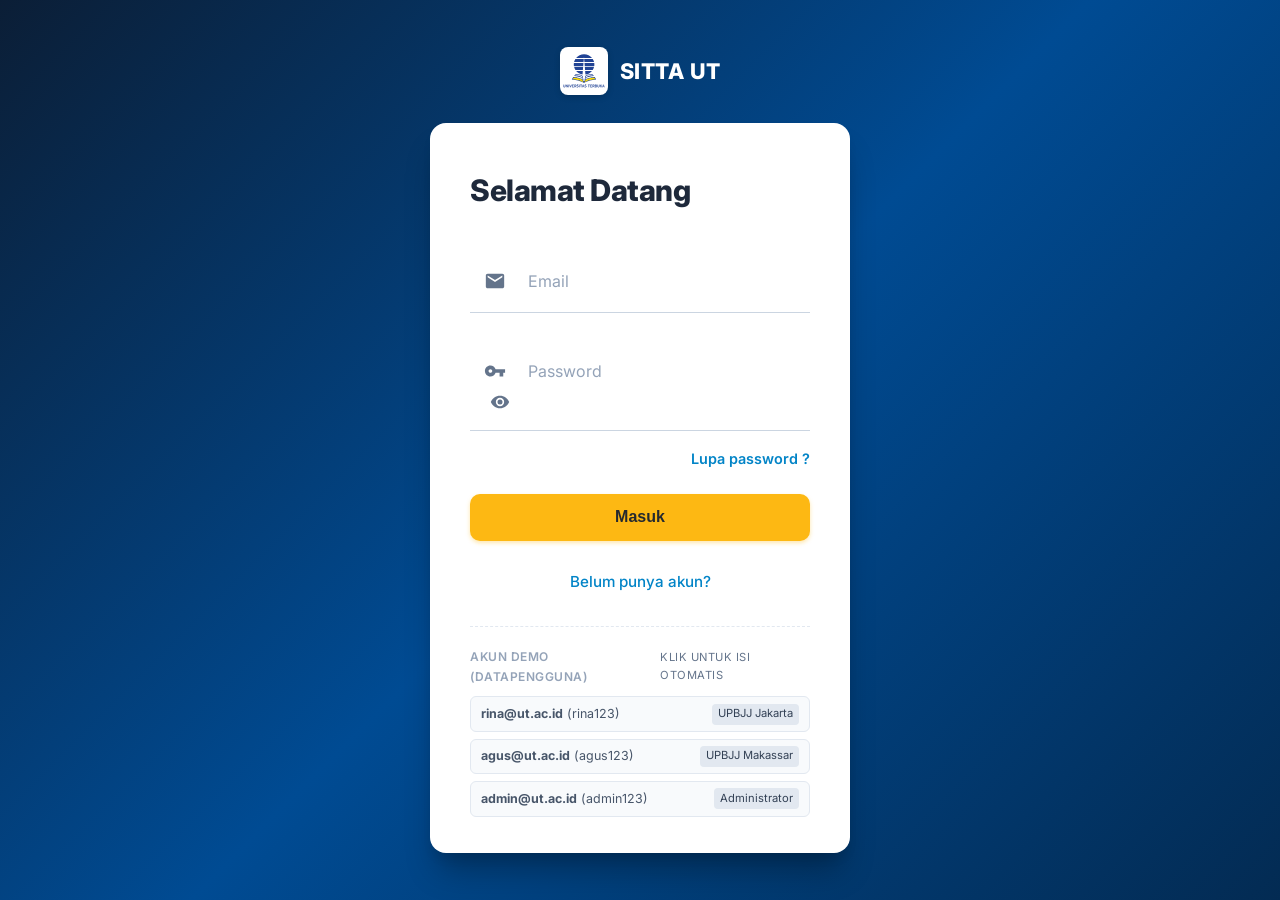
<file: index.html>
﻿<!DOCTYPE html>
<html lang="id">
<head>
    <meta charset="UTF-8">
    <meta name="viewport" content="width=device-width, initial-scale=1.0">
    <title>SITTA - Selamat Datang | Universitas Terbuka</title>
    <link rel="stylesheet" href="css/style.css?v=8">
    <link rel="icon" type="image/svg+xml" href="assets/Universitas Terbuka (UT) Logo - Colored - zonalogo.com.svg">
</head>
<body class="login-body">

    <a href="index.html" class="login-brand-top">
        <img src="assets/Universitas Terbuka (UT) Logo - Colored - zonalogo.com.svg" alt="Logo UT">
        <span>SITTA UT</span>
    </a>

    <div class="login-card-minimal">

        <div id="loginView" class="auth-view">
            <h2 class="login-heading">Selamat Datang</h2>

            <div id="loginAlert" class="alert-feedback"></div>

            <form id="formLogin" autocomplete="off">
                
                <div class="input-line-group">
                    <span class="input-icon">
                        <svg viewBox="0 0 24 24" width="22" height="22" fill="currentColor">
                            <path d="M20 4H4c-1.1 0-1.99.9-1.99 2L2 18c0 1.1.9 2 2 2h16c1.1 0 2-.9 2-2V6c0-1.1-.9-2-2-2zm0 4-8 5-8-5V6l8 5 8-5v2z"/>
                        </svg>
                    </span>
                    <input 
                        type="email" 
                        id="loginEmail" 
                        placeholder="Email" 
                        required 
                        autocomplete="email"
                    >
                </div>

                <div class="input-line-group">
                    <span class="input-icon">
                        <svg viewBox="0 0 24 24" width="22" height="22" fill="currentColor" >
                            <path d="M12.65 10C11.83 7.67 9.61 6 7 6c-3.31 0-6 2.69-6 6s2.69 6 6 6c2.61 0 4.83-1.67 5.65-4H17v4h4v-4h2v-4H12.65zM7 14c-1.1 0-2-.9-2-2s.9-2 2-2 2 .9 2 2-.9 2-2 2z"/>
                        </svg>
                    </span>
                    <input 
                        type="password" 
                        id="loginPassword" 
                        placeholder="Password" 
                        required 
                        autocomplete="current-password"
                    >
                    <button type="button" class="input-eye-toggle" data-password-toggle="loginPassword" aria-label="Tampilkan password">
                        <svg viewBox="0 0 24 24" width="20" height="20" fill="currentColor">
                            <path d="M12 4.5C7 4.5 2.73 7.61 1 12c1.73 4.39 6 7.5 11 7.5s9.27-3.11 11-7.5C21.27 7.61 17 4.5 12 4.5zm0 12.5a5 5 0 1 1 0-10 5 5 0 0 1 0 10zm0-8a3 3 0 1 0 0 6 3 3 0 0 0 0-6z"/>
                        </svg>
                    </button>
                </div>

                <a href="#" id="btnShowForgot" class="link-forgot-pw">Lupa password ?</a>

                <button type="submit" class="btn-yellow-submit">Masuk</button>

                <div class="register-link-wrapper">
                    <a href="#" id="btnShowRegister" class="link-register">Belum punya akun?</a>
                </div>
            </form>

            <div class="demo-accounts-section">
                <div class="demo-accounts-title">
                    <span>Akun Demo (dataPengguna)</span>
                    <span style="font-size: 0.7rem; font-weight: normal; color: #64748b;">Klik untuk isi otomatis</span>
                </div>
                <div class="demo-chips">
                    <div class="demo-chip-item" onclick="fillDemo('rina@ut.ac.id', 'rina123')">
                        <span><strong>rina@ut.ac.id</strong> (rina123)</span>
                        <span class="demo-chip-role">UPBJJ Jakarta</span>
                    </div>
                    <div class="demo-chip-item" onclick="fillDemo('agus@ut.ac.id', 'agus123')">
                        <span><strong>agus@ut.ac.id</strong> (agus123)</span>
                        <span class="demo-chip-role">UPBJJ Makassar</span>
                    </div>
                    <div class="demo-chip-item" onclick="fillDemo('admin@ut.ac.id', 'admin123')">
                        <span><strong>admin@ut.ac.id</strong> (admin123)</span>
                        <span class="demo-chip-role">Administrator</span>
                    </div>
                </div>
            </div>
        </div>

        <div id="forgotView" class="auth-view hidden-view">
            <h2 class="login-heading">Lupa Password</h2>
            <p style="font-size: 0.85rem; color: #64748b; margin-top: -1.25rem; margin-bottom: 1.5rem;">
                Masukkan email Anda yang terdaftar pada sistem SITTA untuk memulihkan kata sandi.
            </p>

            <div id="forgotAlert" class="alert-feedback"></div>

            <form id="formForgot">
                <div class="input-line-group">
                    <span class="input-icon">
                        <svg viewBox="0 0 24 24" width="22" height="22" fill="currentColor">
                            <path d="M20 4H4c-1.1 0-1.99.9-1.99 2L2 18c0 1.1.9 2 2 2h16c1.1 0 2-.9 2-2V6c0-1.1-.9-2-2-2zm0 4-8 5-8-5V6l8 5 8-5v2z"/>
                        </svg>
                    </span>
                    <input 
                        type="email" 
                        id="forgotEmail" 
                        placeholder="Email terdaftar" 
                        required
                    >
                </div>

                <div id="forgotResetSection" style="display: none; margin-bottom: 1.25rem; background: #f8fafc; padding: 1rem; border-radius: 8px; border: 1px solid #e2e8f0;">
                    <div style="font-size: 0.85rem; margin-bottom: 0.5rem; color: #1e293b;" id="forgotUserFoundText"></div>
                    <div class="input-line-group" style="margin-bottom: 0.75rem;">
                        <span class="input-icon">
                        <svg viewBox="0 0 24 24" width="22" height="22" fill="currentColor">
                            <path d="M12.65 10C11.83 7.67 9.61 6 7 6c-3.31 0-6 2.69-6 6s2.69 6 6 6c2.61 0 4.83-1.67 5.65-4H17v4h4v-4h2v-4H12.65zM7 14c-1.1 0-2-.9-2-2s.9-2 2-2 2 .9 2 2-.9 2-2 2z"/>
                        </svg>
                        </span>
                        <input type="password" id="forgotNewPassword" placeholder="Kata sandi baru">
                        <button type="button" class="input-eye-toggle" data-password-toggle="forgotNewPassword" aria-label="Tampilkan kata sandi baru">
                            <svg viewBox="0 0 24 24" width="20" height="20" fill="currentColor">
                                <path d="M12 4.5C7 4.5 2.73 7.61 1 12c1.73 4.39 6 7.5 11 7.5s9.27-3.11 11-7.5C21.27 7.61 17 4.5 12 4.5zm0 12.5a5 5 0 1 1 0-10 5 5 0 0 1 0 10zm0-8a3 3 0 1 0 0 6 3 3 0 0 0 0-6z"/>
                            </svg>
                        </button>
                    </div>
                    <button type="button" id="btnSaveNewPassword" class="btn-yellow-submit" style="padding: 0.6rem 1rem; font-size: 0.9rem;">
                        Simpan Password Baru
                    </button>
                </div>

                <button type="submit" id="btnCheckForgotEmail" class="btn-yellow-submit">Cek Akun Saya</button>
                <button type="button" class="btn-outline-back btnBackToLogin">&larr; Kembali ke Login</button>
            </form>
        </div>

        <div id="registerView" class="auth-view hidden-view">
            <h2 class="login-heading">Daftar Akun Baru</h2>
            <p style="font-size: 0.85rem; color: #64748b; margin-top: -1.25rem; margin-bottom: 1.5rem;">
                Daftarkan akun SITTA Anda untuk mengakses katalog & pelacakan bahan ajar.
            </p>

            <div id="registerAlert" class="alert-feedback"></div>

            <form id="formRegister">
                
                <div class="input-line-group">
                    <span class="input-icon">
                        <svg viewBox="0 0 24 24" width="22" height="22" fill="currentColor">
                            <path d="M12 12c2.21 0 4-1.79 4-4s-1.79-4-4-4-4 1.79-4 4 1.79 4 4 4zm0 2c-2.67 0-8 1.34-8 4v2h16v-2c0-2.66-5.33-4-8-4z"/>
                        </svg>
                    </span>
                    <input type="text" id="regNama" placeholder="Nama Lengkap" required>
                </div>

                <div class="input-line-group">
                    <span class="input-icon">
                        <svg viewBox="0 0 24 24" width="22" height="22" fill="currentColor">
                            <path d="M20 4H4c-1.1 0-1.99.9-1.99 2L2 18c0 1.1.9 2 2 2h16c1.1 0 2-.9 2-2V6c0-1.1-.9-2-2-2zm0 4-8 5-8-5V6l8 5 8-5v2z"/>
                        </svg>
                    </span>
                    <input type="email" id="regEmail" placeholder="Email (@ut.ac.id)" required>
                </div>

                <div class="input-line-group">
                    <span class="input-icon">
                        <svg viewBox="0 0 24 24" width="22" height="22" fill="currentColor">
                            <path d="M20 6h-4V4c0-1.11-.89-2-2-2h-4c-1.11 0-2 .89-2 2v2H4c-1.11 0-1.99.89-1.99 2L2 19c0 1.11.89 2 2 2h16c1.11 0 2-.89 2-2V8c0-1.11-.89-2-2-2zm-6 0h-4V4h4v2z"/>
                        </svg>
                    </span>
                    <select id="regRole" required>
                        <option value="UPBJJ-UT">UPBJJ-UT</option>
                        <option value="Mahasiswa">Mahasiswa</option>
                        <option value="Fakultas">Fakultas</option>
                        <option value="Puslaba">Puslaba</option>
                        <option value="Administrator">Administrator</option>
                    </select>
                </div>

                <div class="input-line-group">
                    <span class="input-icon">
                        <svg viewBox="0 0 24 24" width="22" height="22" fill="currentColor">
                            <path d="M12 2C8.13 2 5 5.13 5 9c0 5.25 7 13 7 13s7-7.75 7-13c0-3.87-3.13-7-7-7zm0 9.5c-1.38 0-2.5-1.12-2.5-2.5s1.12-2.5 2.5-2.5 2.5 1.12 2.5 2.5-1.12 2.5-2.5 2.5z"/>
                        </svg>
                    </span>
                    <input type="text" id="regLokasi" placeholder="Lokasi (misal: UPBJJ Bandung / FISIP)" required>
                </div>

                <div class="input-line-group">
                    <span class="input-icon">
                        <svg viewBox="0 0 24 24" width="22" height="22" fill="currentColor" >
                            <path d="M12.65 10C11.83 7.67 9.61 6 7 6c-3.31 0-6 2.69-6 6s2.69 6 6 6c2.61 0 4.83-1.67 5.65-4H17v4h4v-4h2v-4H12.65zM7 14c-1.1 0-2-.9-2-2s.9-2 2-2 2 .9 2 2-.9 2-2 2z"/>
                        </svg>
                    </span>
                    <input type="password" id="regPassword" placeholder="Password" required>
                    <button type="button" class="input-eye-toggle" data-password-toggle="regPassword" aria-label="Tampilkan password">
                        <svg viewBox="0 0 24 24" width="20" height="20" fill="currentColor">
                            <path d="M12 4.5C7 4.5 2.73 7.61 1 12c1.73 4.39 6 7.5 11 7.5s9.27-3.11 11-7.5C21.27 7.61 17 4.5 12 4.5zm0 12.5a5 5 0 1 1 0-10 5 5 0 0 1 0 10zm0-8a3 3 0 1 0 0 6 3 3 0 0 0 0-6z"/>
                        </svg>
                    </button>
                </div>

                <div class="input-line-group">
                    <span class="input-icon">
                        <svg viewBox="0 0 24 24" width="22" height="22" fill="currentColor" >
                            <path d="M12.65 10C11.83 7.67 9.61 6 7 6c-3.31 0-6 2.69-6 6s2.69 6 6 6c2.61 0 4.83-1.67 5.65-4H17v4h4v-4h2v-4H12.65zM7 14c-1.1 0-2-.9-2-2s.9-2 2-2 2 .9 2 2-.9 2-2 2z"/>
                        </svg>
                    </span>
                    <input type="password" id="regConfirmPassword" placeholder="Konfirmasi Password" required>
                    <button type="button" class="input-eye-toggle" data-password-toggle="regConfirmPassword" aria-label="Tampilkan konfirmasi password">
                        <svg viewBox="0 0 24 24" width="20" height="20" fill="currentColor">
                            <path d="M12 4.5C7 4.5 2.73 7.61 1 12c1.73 4.39 6 7.5 11 7.5s9.27-3.11 11-7.5C21.27 7.61 17 4.5 12 4.5zm0 12.5a5 5 0 1 1 0-10 5 5 0 0 1 0 10zm0-8a3 3 0 1 0 0 6 3 3 0 0 0 0-6z"/>
                        </svg>
                    </button>
                </div>

                <button type="submit" class="btn-yellow-submit">Daftar Sekarang</button>
                <div class="register-link-wrapper">
                    <a href="#" class="link-register btnBackToLogin">Sudah punya akun? Masuk</a>
                </div>
            </form>
        </div>

    </div>

    <script src="js/data.js"></script>
    <script src="js/script.js?v=5"></script>

    <div id="toast-container"></div>
</body>
</html>
</file>
<file: css/style.css>
﻿

@import url('https://fonts.googleapis.com/css2?family=Inter:wght@300;400;500;600;700&display=swap');

:root {
    --primary-color: #004b93;
    --primary-hover: #00366b;
    --secondary-color: #fdb813;
    --secondary-hover: #e09f06;
    --dark-blue: #0b1e36;
    --accent-blue: #e8f1fa;
    --bg-page: #f8fafc;
    --card-bg: #ffffff;
    --text-primary: #1e293b;
    --text-secondary: #64748b;
    --text-muted: #94a3b8;
    --border-color: #e2e8f0;
    --success-color: #10b981;
    --success-bg: #dcfce7;
    --warning-color: #f59e0b;
    --warning-bg: #fef3c7;
    --danger-color: #ef4444;
    --danger-bg: #fee2e2;
    --shadow-sm: 0 1px 2px 0 rgba(0, 0, 0, 0.05);
    --shadow-md: 0 4px 6px -1px rgba(0, 0, 0, 0.1), 0 2px 4px -2px rgba(0, 0, 0, 0.05);
    --shadow-lg: 0 10px 15px -3px rgba(0, 0, 0, 0.1), 0 4px 6px -4px rgba(0, 0, 0, 0.05);
    --radius-md: 8px;
    --radius-lg: 12px;
    --transition: all 0.2s ease-in-out;
}

* {
    margin: 0;
    padding: 0;
    box-sizing: border-box;
}

body {
    font-family: 'Inter', -apple-system, BlinkMacSystemFont, 'Segoe UI', Roboto, sans-serif;
    background-color: var(--bg-page);
    color: var(--text-primary);
    line-height: 1.6;
    min-height: 100vh;
    display: flex;
    flex-direction: column;
}

.site-header {
    background: linear-gradient(135deg, var(--dark-blue) 0%, var(--primary-color) 100%);
    color: #ffffff;
    padding: 0.75rem 2rem;
    box-shadow: var(--shadow-md);
    position: sticky;
    top: 0;
    z-index: 100;
}

.header-inner {
    max-width: 1400px;
    margin: 0 auto;
    display: flex;
    justify-content: space-between;
    align-items: center;
    gap: 1.5rem;
    width: 100%;
}

.brand-wrapper {
    display: flex;
    align-items: center;
    gap: 0.85rem;
    text-decoration: none;
    color: #ffffff;
    flex-shrink: 0;
}

.brand-logo {
    width: 44px;
    height: 44px;
    object-fit: contain;
    border-radius: 6px;
    background-color: #ffffff;
    padding: 3px;
    box-shadow: 0 1px 3px rgba(0, 0, 0, 0.15);
}

.brand-title h1 {
    font-size: 1.2rem;
    font-weight: 700;
    letter-spacing: 0.5px;
    line-height: 1.2;
    white-space: nowrap;
}

.brand-title span {
    font-size: 0.75rem;
    color: var(--secondary-color);
    font-weight: 500;
    display: block;
    white-space: nowrap;
}

.main-nav {
    display: flex;
    align-items: center;
}

.main-nav>ul {
    list-style: none;
    display: flex;
    flex-direction: row;
    gap: 0.4rem;
    align-items: center;
    margin: 0;
    padding: 0;
}

.main-nav>ul>li {
    position: relative;
    list-style: none;
}

.main-nav a,
.main-nav .dropdown-btn {
    color: rgba(255, 255, 255, 0.9);
    text-decoration: none;
    font-size: 0.88rem;
    font-weight: 500;
    padding: 0.5rem 0.85rem;
    border-radius: var(--radius-md);
    transition: var(--transition);
    display: inline-flex;
    align-items: center;
    gap: 0.35rem;
    background: transparent;
    border: none;
    cursor: pointer;
    font-family: inherit;
    white-space: nowrap;
    line-height: 1.2;
}

.main-nav a:hover,
.main-nav a.active,
.main-nav .dropdown:hover .dropdown-btn,
.main-nav .dropdown.open .dropdown-btn {
    color: #ffffff;
    background-color: rgba(255, 255, 255, 0.18);
}

.main-nav .dropdown.highlight-active .dropdown-btn {
    background-color: #dc2626 !important;
    color: #ffffff !important;
    font-weight: 600;
}

.dropdown-menu {
    display: none;
    position: absolute;
    top: 100%;
    left: 0;
    background-color: #ffffff;
    min-width: 250px;
    width: max-content;
    box-shadow: 0 10px 25px -5px rgba(0, 0, 0, 0.25), 0 8px 10px -6px rgba(0, 0, 0, 0.15);
    border-radius: 8px;
    padding: 0.4rem 0;
    z-index: 1000;
    border: 1px solid #cbd5e1;
    margin-top: 0.35rem;
    list-style: none;
    flex-direction: column;
    gap: 0;
}

.dropdown:hover .dropdown-menu,
.dropdown.open .dropdown-menu {
    display: flex !important;
    flex-direction: column !important;
    animation: navFadeIn 0.18s ease-out;
}

@keyframes navFadeIn {
    from {
        opacity: 0;
        transform: translateY(-4px);
    }

    to {
        opacity: 1;
        transform: translateY(0);
    }
}

.dropdown-menu>li {
    width: 100%;
    display: block;
    list-style: none;
    margin: 0;
    padding: 0;
}

.dropdown-menu a {
    color: #1e293b !important;
    padding: 0.65rem 1.25rem !important;
    display: block !important;
    width: 100% !important;
    box-sizing: border-box;
    border-radius: 0 !important;
    font-size: 0.88rem !important;
    font-weight: 500 !important;
    white-space: nowrap !important;
    text-align: left !important;
    transition: background-color 0.15s ease, color 0.15s ease !important;
}

.dropdown-menu a:hover {
    background-color: #f1f5f9 !important;
    color: #004b93 !important;
}

.dropdown-menu a.active {
    background-color: #e0f2fe !important;
    color: #0284c7 !important;
    font-weight: 600 !important;
}

.main-nav a.btn-logout {
    background-color: rgba(239, 68, 68, 0.25);
    border: 1px solid rgba(239, 68, 68, 0.4);
    color: #fca5a5;
    margin-left: 0.5rem;
}

.main-nav a.btn-logout:hover {
    background-color: var(--danger-color);
    color: #ffffff;
}

.dashboard-greeting-card {
    background: #ffffff;
    border: 1px solid var(--border-color);
    border-radius: var(--radius-lg);
    padding: 1.5rem 2rem;
    margin-bottom: 2rem;
    box-shadow: var(--shadow-sm);
    display: flex;
    justify-content: space-between;
    align-items: center;
    flex-wrap: wrap;
    gap: 1.25rem;
}

.dashboard-main-title {
    font-size: 1.6rem;
    font-weight: 800;
    color: var(--dark-blue);
    line-height: 1.2;
    margin-bottom: 0.4rem;
}

.greeting-info-row {
    display: flex;
    align-items: center;
    gap: 0.75rem;
    flex-wrap: wrap;
}

.greeting-badge {
    background: linear-gradient(135deg, #fef3c7 0%, #fde68a 100%);
    color: #92400e;
    font-weight: 700;
    padding: 0.35rem 0.85rem;
    border-radius: 9999px;
    border: 1px solid #fcd34d;
    display: inline-flex;
    align-items: center;
    gap: 0.35rem;
    font-size: 0.95rem;
}

.greeting-user-display {
    color: var(--text-primary);
    font-weight: 600;
    font-size: 1rem;
}

.greeting-meta {
    font-size: 0.85rem;
    color: var(--text-secondary);
}

.live-clock-pill {
    background: #f8fafc;
    border: 1px solid var(--border-color);
    padding: 0.45rem 1rem;
    border-radius: var(--radius-md);
    font-family: 'Consolas', 'Courier New', monospace;
    font-size: 0.95rem;
    font-weight: 600;
    color: var(--primary-color);
    display: inline-flex;
    align-items: center;
    gap: 0.5rem;
}

.progress-bar-wrap {
    width: 100%;
    height: 8px;
    background-color: #e2e8f0;
    border-radius: 9999px;
    overflow: hidden;
    margin: 0.5rem 0;
}

.progress-bar-fill {
    height: 100%;
    border-radius: 9999px;
    transition: width 0.4s ease;
}

.progress-bar-fill.success {
    background-color: var(--success-color);
}

.progress-bar-fill.warning {
    background-color: var(--warning-color);
}

.progress-bar-fill.info {
    background-color: #0284c7;
}

.btn-export {
    background-color: #f1f5f9;
    color: var(--text-primary);
    border: 1px solid var(--border-color);
    padding: 0.45rem 0.95rem;
    border-radius: var(--radius-md);
    font-size: 0.85rem;
    font-weight: 500;
    cursor: pointer;
    display: inline-flex;
    align-items: center;
    gap: 0.4rem;
    transition: var(--transition);
}

.btn-export:hover {
    background-color: #e2e8f0;
    color: var(--primary-color);
}

.dashboard-tab-content {
    display: none;
}

.dashboard-tab-content.active-tab {
    display: block;
    animation: tabFadeIn 0.25s ease;
}

@keyframes tabFadeIn {
    from {
        opacity: 0;
        transform: translateY(4px);
    }

    to {
        opacity: 1;
        transform: translateY(0);
    }
}

.login-body {
    background: linear-gradient(135deg, #0b1e36 0%, #004b93 50%, #032b53 100%);
    min-height: 100vh;
    display: flex;
    flex-direction: column;
    justify-content: center;
    align-items: center;
    padding: 1.5rem;
}

.login-brand-top {
    display: flex;
    align-items: center;
    gap: 0.75rem;
    margin-bottom: 1.75rem;
    text-decoration: none;
    color: #ffffff;
}

.login-brand-top img {
    width: 48px;
    height: 48px;
    background: #ffffff;
    border-radius: 8px;
    padding: 3px;
    box-shadow: 0 2px 6px rgba(0, 0, 0, 0.15);
}

.login-brand-top span {
    font-size: 1.35rem;
    font-weight: 800;
    letter-spacing: 0.5px;
    color: #ffffff;
}

.login-card-minimal {
    background-color: #ffffff;
    border-radius: 16px;
    box-shadow: 0 24px 32px -8px rgba(0, 0, 0, 0.3), 0 8px 12px -4px rgba(0, 0, 0, 0.1);
    width: 100%;
    max-width: 420px;
    padding: 2.75rem 2.5rem 2.25rem;
    position: relative;
    box-sizing: border-box;
}

.login-heading {
    font-size: 1.85rem;
    font-weight: 800;
    color: #1e293b;
    margin-bottom: 2.25rem;
    text-align: left;
    letter-spacing: -0.5px;
}

.input-line-group {
    display: flex;
    align-items: center;
    flex-wrap: wrap;
    position: relative;
    border-bottom: 1.5px solid #cbd5e1;
    padding: 0.85rem 0.5rem;
    margin-bottom: 1.75rem;
    min-height: 56px;
    transition: border-color 0.2s ease, box-shadow 0.2s ease;
}

.input-line-group:focus-within {
    border-bottom-color: #0284c7;
}

.input-line-group .input-icon {
    display: flex;
    align-items: center;
    justify-content: center;
    width: 34px;
    height: 34px;
    color: #64748b;
    margin-right: 1rem;
    flex-shrink: 0;
    transition: color 0.2s ease;
}

.input-line-group:focus-within .input-icon {
    color: #0284c7;
}

.input-line-group input,
.input-line-group select {
    flex: 1 1 auto;
    min-width: 0;
    width: auto;
    border: none;
    outline: none;
    background: transparent;
    font-size: 1rem;
    color: #1e293b;
    font-family: inherit;
    padding: 0.25rem 0;
    line-height: 1.4;
}

.input-line-group input::placeholder {
    color: #94a3b8;
    font-weight: 400;
}

.input-eye-toggle {
    background: transparent;
    border: none;
    padding: 0.25rem;
    cursor: pointer;
    display: inline-flex;
    align-items: center;
    justify-content: center;
    line-height: 1;
    color: var(--text-secondary);
    flex-shrink: 0;
    margin-left: 0.5rem;
}

.input-eye-toggle:hover {
    color: var(--primary-color);
    background: rgba(0, 75, 147, 0.05);
    border-radius: 4px;
}

.input-eye-toggle svg {
    width: 20px;
    height: 20px;
    fill: currentColor;
}

.link-forgot-pw {
    display: block;
    text-align: right;
    color: #0284c7;
    font-size: 0.9rem;
    text-decoration: none;
    margin-top: -0.75rem;
    margin-bottom: 1.5rem;
    font-weight: 600;
    cursor: pointer;
    transition: color 0.15s ease;
}

.link-forgot-pw:hover {
    color: #0369a1;
    text-decoration: underline;
}

.btn-yellow-submit {
    display: block;
    width: 100%;
    background-color: #fdb813;
    color: #24292f;
    border: none;
    border-radius: 10px;
    padding: 0.9rem 1.5rem;
    font-size: 1rem;
    font-weight: 700;
    cursor: pointer;
    text-align: center;
    transition: background-color 0.2s ease, transform 0.1s ease, box-shadow 0.2s ease;
    box-shadow: 0 2px 4px rgba(253, 184, 19, 0.35);
}

.btn-yellow-submit:hover {
    background-color: #e09f06;
    box-shadow: 0 4px 8px rgba(253, 184, 19, 0.45);
}

.btn-yellow-submit:active {
    transform: scale(0.99);
}

.register-link-wrapper {
    text-align: center;
    margin-top: 1.75rem;
}

.link-register {
    color: #0284c7;
    font-size: 0.95rem;
    text-decoration: none;
    font-weight: 500;
    cursor: pointer;
    transition: color 0.15s ease;
}

.link-register:hover {
    color: #0369a1;
    text-decoration: underline;
}

.btn-outline-back {
    display: inline-block;
    width: 100%;
    background: transparent;
    color: #64748b;
    border: 1px solid #cbd5e1;
    border-radius: 8px;
    padding: 0.75rem 1rem;
    font-size: 0.95rem;
    font-weight: 500;
    cursor: pointer;
    text-align: center;
    margin-top: 0.75rem;
    transition: all 0.2s ease;
}

.btn-outline-back:hover {
    background-color: #f1f5f9;
    color: #1e293b;
}

.alert-feedback {
    display: none;
    padding: 0.75rem 1rem;
    border-radius: 8px;
    font-size: 0.875rem;
    margin-bottom: 1.25rem;
    line-height: 1.4;
}

.alert-feedback.alert-error {
    display: block;
    background-color: #fee2e2;
    color: #b91c1c;
    border: 1px solid #fca5a5;
}

.alert-feedback.alert-success {
    display: block;
    background-color: #dcfce7;
    color: #15803d;
    border: 1px solid #86efac;
}

.alert-feedback.alert-info {
    display: block;
    background-color: #e0f2fe;
    color: #0369a1;
    border: 1px solid #7dd3fc;
}

.demo-accounts-section {
    margin-top: 2rem;
    padding-top: 1.25rem;
    border-top: 1px dashed #e2e8f0;
}

.demo-accounts-title {
    font-size: 0.75rem;
    text-transform: uppercase;
    letter-spacing: 0.5px;
    color: #94a3b8;
    font-weight: 600;
    margin-bottom: 0.65rem;
    display: flex;
    justify-content: space-between;
    align-items: center;
}

.demo-chips {
    display: flex;
    flex-direction: column;
    gap: 0.4rem;
}

.demo-chip-item {
    font-size: 0.78rem;
    background: #f8fafc;
    border: 1px solid #e2e8f0;
    padding: 0.4rem 0.6rem;
    border-radius: 6px;
    color: #475569;
    cursor: pointer;
    display: flex;
    justify-content: space-between;
    align-items: center;
    transition: all 0.15s ease;
}

.demo-chip-item:hover {
    background: #e0f2fe;
    border-color: #bae6fd;
    color: #0284c7;
}

.demo-chip-role {
    font-size: 0.7rem;
    background: #e2e8f0;
    padding: 0.1rem 0.4rem;
    border-radius: 4px;
    color: #334155;
}

.auth-view {
    display: block;
}

.auth-view.hidden-view {
    display: none;
}

.main-container {
    max-width: 1200px;
    margin: 2rem auto;
    padding: 0 1.5rem;
    flex: 1;
    width: 100%;
}

.page-header {
    margin-bottom: 2rem;
    display: flex;
    justify-content: space-between;
    align-items: center;
    flex-wrap: wrap;
    gap: 1rem;
}

.page-header h2 {
    font-size: 1.6rem;
    color: var(--dark-blue);
    font-weight: 700;
}

.page-header p {
    color: var(--text-secondary);
    font-size: 0.95rem;
}

.card {
    background-color: var(--card-bg);
    border: 1px solid var(--border-color);
    border-radius: var(--radius-lg);
    box-shadow: var(--shadow-sm);
    padding: 1.5rem;
    margin-bottom: 1.5rem;
}

.card-title {
    font-size: 1.15rem;
    font-weight: 600;
    color: var(--dark-blue);
    margin-bottom: 1rem;
    display: flex;
    align-items: center;
    justify-content: space-between;
}

.stats-grid {
    display: grid;
    grid-template-columns: repeat(auto-fit, minmax(240px, 1fr));
    gap: 1.5rem;
    margin-bottom: 2rem;
}

.stat-card {
    background-color: var(--card-bg);
    border: 1px solid var(--border-color);
    border-left: 5px solid var(--primary-color);
    border-radius: var(--radius-md);
    padding: 1.25rem;
    box-shadow: var(--shadow-sm);
    transition: var(--transition);
}

.stat-card:hover {
    transform: translateY(-2px);
    box-shadow: var(--shadow-md);
}

.stat-card.accent {
    border-left-color: var(--secondary-color);
}

.stat-card.success {
    border-left-color: var(--success-color);
}

.stat-card.warning {
    border-left-color: var(--warning-color);
}

.stat-card h3 {
    font-size: 0.85rem;
    text-transform: uppercase;
    letter-spacing: 0.5px;
    color: var(--text-secondary);
    margin-bottom: 0.5rem;
}

.stat-value {
    font-size: 1.8rem;
    font-weight: 700;
    color: var(--dark-blue);
}

.stat-desc {
    font-size: 0.8rem;
    color: var(--text-muted);
    margin-top: 0.35rem;
}

.table-responsive {
    width: 100%;
    overflow-x: auto;
    border-radius: var(--radius-md);
}

.table-custom {
    width: 100%;
    border-collapse: collapse;
    font-size: 0.9rem;
    text-align: left;
}

.table-custom thead th {
    background-color: #f1f5f9;
    color: var(--text-primary);
    font-weight: 600;
    padding: 0.85rem 1rem;
    border-bottom: 2px solid var(--border-color);
    white-space: nowrap;
}

.table-custom tbody td {
    padding: 0.85rem 1rem;
    border-bottom: 1px solid var(--border-color);
    color: var(--text-primary);
}

.table-custom tbody tr:hover {
    background-color: #f8fafc;
}

.badge {
    display: inline-block;
    padding: 0.25rem 0.65rem;
    border-radius: 9999px;
    font-size: 0.75rem;
    font-weight: 600;
    text-align: center;
}

.badge-success {
    background-color: var(--success-bg);
    color: var(--success-color);
}

.badge-warning {
    background-color: var(--warning-bg);
    color: var(--warning-color);
}

.badge-info {
    background-color: #e0f2fe;
    color: #0284c7;
}

.badge-danger {
    background-color: var(--danger-bg);
    color: var(--danger-color);
}

.timeline {
    position: relative;
    padding: 1.5rem 0 1.5rem 2rem;
    border-left: 3px solid #cbd5e1;
    margin-left: 1rem;
}

.timeline-item {
    position: relative;
    margin-bottom: 2rem;
}

.timeline-item:last-child {
    margin-bottom: 0;
}

.timeline-dot {
    position: absolute;
    left: -2.45rem;
    top: 0.1rem;
    width: 18px;
    height: 18px;
    border-radius: 50%;
    background-color: #94a3b8;
    border: 3px solid #ffffff;
    box-shadow: 0 0 0 2px #cbd5e1;
}

.timeline-item.completed .timeline-dot {
    background-color: var(--success-color);
    box-shadow: 0 0 0 2px var(--success-color);
}

.timeline-item.active .timeline-dot {
    background-color: var(--primary-color);
    box-shadow: 0 0 0 2px var(--primary-color);
    animation: pulse 1.5s infinite;
}

@keyframes pulse {
    0% {
        transform: scale(1);
    }

    50% {
        transform: scale(1.2);
    }

    100% {
        transform: scale(1);
    }
}

.timeline-content h4 {
    font-size: 1rem;
    font-weight: 600;
    color: var(--dark-blue);
}

.timeline-date {
    font-size: 0.8rem;
    color: var(--text-muted);
    margin-bottom: 0.25rem;
}

.timeline-content p {
    font-size: 0.875rem;
    color: var(--text-secondary);
}

.btn-primary,
.btn-cta-blue {
    background: linear-gradient(135deg, #004b93 0%, #00366b 100%) !important;
    color: #ffffff !important;
    font-weight: 600 !important;
    font-size: 0.85rem !important;
    border: none !important;
    border-radius: 6px !important;
    padding: 0.5rem 1rem !important;
    cursor: pointer !important;
    display: inline-flex !important;
    align-items: center !important;
    justify-content: center !important;
    gap: 0.4rem !important;
    box-shadow: 0 2px 4px rgba(0, 75, 147, 0.25) !important;
    transition: all 0.2s ease !important;
    text-decoration: none !important;
    white-space: nowrap !important;
}

.btn-primary:hover,
.btn-cta-blue:hover {
    background: linear-gradient(135deg, #005bb3 0%, #004080 100%) !important;
    transform: translateY(-1px) !important;
    box-shadow: 0 4px 8px rgba(0, 75, 147, 0.35) !important;
}

.btn-cta-gold {
    background: linear-gradient(135deg, #f5be3d 0%, #e6a817 100%) !important;
    color: #1e293b !important;
    font-weight: 700 !important;
    font-size: 0.92rem !important;
    border: none !important;
    border-radius: 8px !important;
    padding: 0.65rem 1.4rem !important;
    cursor: pointer !important;
    display: inline-flex !important;
    align-items: center !important;
    justify-content: center !important;
    gap: 0.45rem !important;
    box-shadow: 0 2px 5px rgba(230, 168, 23, 0.35) !important;
    transition: all 0.2s ease !important;
    text-decoration: none !important;
    white-space: nowrap !important;
}

.btn-cta-gold:hover {
    background: linear-gradient(135deg, #f7c653 0%, #d89b0b 100%) !important;
    transform: translateY(-1px) !important;
    box-shadow: 0 4px 10px rgba(230, 168, 23, 0.45) !important;
}

.btn-export {
    background-color: #ffffff !important;
    color: #1e293b !important;
    border: 1.5px solid #cbd5e1 !important;
    padding: 0.45rem 0.95rem !important;
    border-radius: var(--radius-md) !important;
    font-size: 0.85rem !important;
    font-weight: 600 !important;
    cursor: pointer !important;
    display: inline-flex !important;
    align-items: center !important;
    gap: 0.4rem !important;
    box-shadow: 0 1px 2px rgba(0, 0, 0, 0.05) !important;
    transition: var(--transition) !important;
}

.btn-export:hover {
    background-color: #f8fafc !important;
    border-color: #004b93 !important;
    color: #004b93 !important;
}

.search-box-modern {
    display: flex;
    align-items: center;
    flex-wrap: wrap;
    background: #ffffff;
    border: 1.5px solid #cbd5e1;
    border-radius: 10px;
    padding: 0.4rem 0.6rem 0.4rem 0.9rem;
    gap: 0.75rem;
    max-width: 640px;
    margin-bottom: 1.25rem;
    box-shadow: 0 1px 3px rgba(0, 0, 0, 0.05);
    transition: all 0.2s ease-in-out;
}

.search-box-modern:focus-within {
    border-color: #004b93;
    box-shadow: 0 0 0 3px rgba(0, 75, 147, 0.15), 0 2px 4px rgba(0, 0, 0, 0.05);
}

.search-box-modern .search-icon {
    width: 20px;
    height: 20px;
    color: #64748b;
    flex-shrink: 0;
}

.search-box-modern:focus-within .search-icon {
    color: #004b93;
}

.search-box-modern input {
    flex: 1;
    border: none;
    outline: none;
    font-size: 0.95rem;
    color: #1e293b;
    font-family: inherit;
    background: transparent;
    padding: 0.25rem 0;
}

.search-box-modern input::placeholder {
    color: #94a3b8;
}

.peragaan-card {
    max-width: 480px;
    margin: 1.5rem auto;
    background: #ffffff;
    border-radius: 12px;
    border: 1px solid var(--border-color);
    box-shadow: 0 10px 25px -5px rgba(0, 0, 0, 0.1);
    overflow: hidden;
}

.peragaan-header {
    padding: 1.25rem 1.5rem 0.75rem;
    border-bottom: 1px solid #f1f5f9;
}

.peragaan-title {
    font-size: 1.15rem;
    font-weight: 700;
    color: var(--dark-blue);
    display: flex;
    align-items: center;
    gap: 0.5rem;
}

.peragaan-subtitle {
    font-size: 0.8rem;
    color: var(--text-secondary);
    margin-top: 0.2rem;
}

.peragaan-cover-wrap {
    padding: 1.25rem;
    text-align: center;
    background: #f8fafc;
    border-bottom: 1px solid #f1f5f9;
}

.peragaan-cover-img {
    max-width: 100%;
    height: 220px;
    object-fit: cover;
    border-radius: 6px;
    box-shadow: 0 6px 12px -2px rgba(0, 0, 0, 0.15);
    border: 1px solid #e2e8f0;
}

.peragaan-body {
    padding: 1.25rem 1.5rem 1.5rem;
}

.peragaan-field-group {
    margin-bottom: 0.85rem;
}

.peragaan-field-group:last-child {
    margin-bottom: 0;
}

.peragaan-label {
    font-size: 0.75rem;
    font-weight: 600;
    color: #64748b;
    margin-bottom: 0.25rem;
    display: block;
}

.peragaan-value-box {
    background: #f8fafc;
    border: 1px solid #e2e8f0;
    border-radius: 6px;
    padding: 0.55rem 0.8rem;
    font-size: 0.92rem;
    font-weight: 600;
    color: #1e293b;
}

.table-cover-thumb {
    width: 44px;
    height: 56px;
    object-fit: cover;
    border-radius: 4px;
    box-shadow: 0 1px 3px rgba(0, 0, 0, 0.12);
    border: 1px solid #cbd5e1;
    cursor: pointer;
    transition: transform 0.15s ease, box-shadow 0.15s ease;
    vertical-align: middle;
}

.table-cover-thumb:hover {
    transform: scale(1.15);
    box-shadow: 0 4px 8px rgba(0, 0, 0, 0.2);
}

.tracking-mobile-card {
    max-width: 95%;
    margin: 1.5rem auto;
    background: #ffffff;
    border-radius: 12px;
    border: 1px solid var(--border-color);
    box-shadow: var(--shadow-md);
    overflow: hidden;
}

.tracking-blue-header {
    background: linear-gradient(135deg, #1e3a8a 0%, #1e40af 100%);
    color: #ffffff;
    padding: 1.25rem 1.5rem;
}

.tracking-header-name {
    font-size: 1.15rem;
    font-weight: 700;
    letter-spacing: 0.5px;
    text-transform: uppercase;
}

.tracking-header-sub {
    font-size: 0.85rem;
    color: #bfdbfe;
    margin-top: 0.25rem;
}

.tracking-header-meta {
    font-size: 0.75rem;
    color: #93c5fd;
    margin-top: 0.65rem;
    border-top: 1px solid rgba(255, 255, 255, 0.2);
    padding-top: 0.5rem;
    display: flex;
    justify-content: space-between;
}

.tracking-timeline-wrap {
    padding: 1.5rem;
}

.tracking-timeline-title {
    font-size: 0.95rem;
    font-weight: 700;
    color: #1e293b;
    margin-bottom: 1.25rem;
}

.tracking-stepper {
    position: relative;
    padding-left: 1.5rem;
    border-left: 2px solid #e2e8f0;
    margin-left: 0.5rem;
}

.tracking-step-item {
    position: relative;
    margin-bottom: 1.5rem;
    display: flex;
    justify-content: space-between;
    align-items: flex-start;
    gap: 1.25rem;
}

.tracking-step-item:last-child {
    margin-bottom: 0;
}

.tracking-step-dot {
    position: absolute;
    left: -1.95rem;
    top: 0.15rem;
    width: 14px;
    height: 14px;
    border-radius: 50%;
    background: #f59e0b;
    border: 2px solid #ffffff;
    box-shadow: 0 0 0 2px #f59e0b;
}

.tracking-step-item.completed .tracking-step-dot {
    background: #10b981;
    box-shadow: 0 0 0 2px #10b981;
}

.tracking-step-content {
    flex: 1;
}

.tracking-step-desc {
    font-size: 0.88rem;
    color: #1e293b;
    line-height: 1.45;
    font-weight: 600;
}

.tracking-step-subdesc {
    font-size: 0.8rem;
    color: #64748b;
    margin-top: 0.2rem;
    font-weight: 400;
}

.tracking-step-time {
    font-size: 0.78rem;
    color: #64748b;
    white-space: nowrap;
    text-align: right;
    font-family: 'Consolas', 'Courier New', monospace;
    padding-top: 0.1rem;
}

.site-footer {
    background-color: #ffffff;
    border-top: 1px solid var(--border-color);
    padding: 1.5rem 2rem;
    text-align: center;
    font-size: 0.85rem;
    color: var(--text-secondary);
    margin-top: auto;
}

.site-footer strong {
    color: var(--primary-color);
}

@media (max-width: 1024px) {
    .header-inner {
        flex-direction: column;
        gap: 0.85rem;
        text-align: center;
    }

    .main-nav>ul {
        flex-wrap: wrap;
        justify-content: center;
        gap: 0.35rem;
    }
}

@media (max-width: 768px) {
    .site-header {
        padding: 0.85rem 1rem;
    }

    .header-inner {
        flex-direction: column;
        gap: 0.75rem;
    }

    .main-nav>ul {
        flex-wrap: wrap;
        justify-content: center;
        gap: 0.35rem;
    }

    .main-nav a,
    .main-nav .dropdown-btn {
        font-size: 0.82rem;
        padding: 0.45rem 0.65rem;
    }

    .page-header {
        flex-direction: column;
        align-items: flex-start;
    }

    .search-box {
        flex-direction: column;
    }

    .search-box button {
        width: 100%;
    }
}
/* Dropdown aksi tabel (tombol titik 3) */
.table-action-dropdown {
    position: relative;
    display: inline-block;
}

.table-action-dropdown-btn {
    padding: 0.28rem 0.5rem;
    font-size: 0.85rem;
    font-weight: 600;
    color: var(--text-secondary);
    background: transparent;
    border: 1px solid var(--border-color);
    border-radius: 6px;
    cursor: pointer;
    display: inline-flex;
    align-items: center;
    justify-content: center;
    line-height: 1;
}

.table-action-dropdown-btn:hover {
    background-color: var(--accent-blue);
    border-color: var(--primary-color);
    color: var(--primary-color);
}

.table-action-dropdown-menu {
    display: none;
    position: absolute;
    top: 110%;
    right: -8px;
    background-color: #ffffff;
    min-width: 160px;
    box-shadow: 0 10px 25px -5px rgba(0, 0, 0, 0.2), 0 8px 10px -6px rgba(0, 0, 0, 0.1);
    border-radius: 8px;
    border: 1px solid var(--border-color);
    padding: 0.4rem 0;
    z-index: 2000;
    list-style: none;
    flex-direction: column;
}

.table-action-dropdown-menu.open {
    display: flex;
    flex-direction: column;
}

.table-action-dropdown-menu.drop-up {
    top: auto;
    bottom: 110%;
    margin-bottom: 8px;
}

.table-action-dropdown-item {
    width: 100%;
    padding: 0.55rem 1rem;
    font-size: 0.85rem;
    font-weight: 500;
    color: var(--text-primary);
    background: transparent;
    border: none;
    text-align: left;
    cursor: pointer;
    display: flex;
    align-items: center;
    gap: 0.5rem;
    transition: background-color 0.15s ease;
    white-space: nowrap;
}

.table-action-dropdown-item:hover {
    background-color: var(--accent-blue);
    color: var(--primary-color);
}

/* Modal Overlay & Panel */
.modal-overlay {
    display: none;
    position: fixed;
    top: 0;
    left: 0;
    width: 100%;
    height: 100%;
    background: rgba(0, 0, 0, 0.5);
    backdrop-filter: blur(4px);
    z-index: 3000;
    justify-content: center;
    align-items: center;
    padding: 1rem;
    box-sizing: border-box;
}

.modal-panel {
    background: #ffffff;
    border-radius: 12px;
    box-shadow: var(--shadow-lg);
    max-width: 600px;
    width: 100%;
    max-height: 90vh;
    overflow: hidden;
    display: flex;
    flex-direction: column;
}

.modal-panel.modal-panel-wide {
    max-width: 720px;
}

.modal-panel.modal-panel-narrow {
    max-width: 420px;
}

.modal-header-bar {
    display: flex;
    justify-content: space-between;
    align-items: flex-start;
    gap: 1rem;
    padding: 1.35rem 1.75rem;
    background: linear-gradient(135deg, #1e3a8a 0%, #1e40af 100%);
    color: #ffffff;
}

.modal-header-danger {
    background: linear-gradient(135deg, #dc2626 0%, #b91c1c 100%);
}

.modal-header-text {
    flex: 1;
}

.modal-header-icon {
    font-size: 1.5rem;
    margin-right: 0.75rem;
    display: inline-block;
}

.modal-header-bar h3 {
    margin: 0;
    font-size: 1.25rem;
    font-weight: 700;
    line-height: 1.3;
}

.modal-body-area {
    padding: 1.5rem 1.75rem;
    overflow-y: auto;
    max-height: 60vh;
}

.modal-footer-actions {
    display: flex;
    gap: 0.75rem;
    padding: 1rem 1.75rem;
    border-top: 1px solid var(--border-color);
    justify-content: flex-end;
}

.modal-close-btn {
    background: none;
    border: none;
    color: #ffffff;
    font-size: 1.5rem;
    cursor: pointer;
    padding: 0;
    line-height: 1;
}

.modal-close-btn:hover {
    opacity: 0.8;
}


/* Form Tambah Bahan Ajar */
.form-grid {
    display: grid;
    grid-template-columns: repeat(auto-fit, minmax(260px, 1fr));
    gap: 1rem 1.5rem;
}

.form-field {
    display: flex;
    flex-direction: column;
    gap: 0.4rem;
}

.form-field.form-field-full {
    grid-column: 1 / -1;
}

.form-label {
    font-size: 0.85rem;
    font-weight: 600;
    color: var(--text-primary);
}

.form-optional {
    font-weight: 400;
    font-size: 0.78rem;
    color: var(--text-secondary);
    margin-left: 0.4rem;
}

.form-input {
    width: 100%;
    padding: 0.5rem 0.75rem;
    font-size: 0.9rem;
    color: var(--text-primary);
    background: #ffffff;
    border: 1px solid var(--border-color);
    border-radius: 6px;
    box-sizing: border-box;
    font-family: inherit;
}

.form-input::placeholder {
    color: var(--text-muted);
}

.form-input:focus {
    outline: none;
    border-color: #0284c7;
    box-shadow: 0 0 0 3px rgba(2, 132, 199, 0.15);
}

select.form-input {
    cursor: pointer;
}

.cover-field {
    margin-top: 0.5rem;
}

.cover-dropzone {
    border: 2px dashed var(--border-color);
    border-radius: 8px;
    padding: 1.25rem;
    text-align: center;
    background: #f8fafc;
    cursor: pointer;
    transition: border-color 0.2s ease;
}

.cover-dropzone:hover {
    border-color: #0284c7;
    background: #f1f5f9;
}

.cover-dropzone-info {
    margin-top: 0.5rem;
}

.cover-dropzone-info strong {
    display: block;
    margin-bottom: 0.25rem;
    font-size: 0.9rem;
    color: var(--text-primary);
}

.cover-dropzone-info span {
    font-size: 0.8rem;
    color: var(--text-secondary);
}

.cover-preview-img {
    max-width: 100%;
    max-height: 200px;
    border-radius: 6px;
    box-shadow: 0 4px 6px rgba(0, 0, 0, 0.1);
    margin-top: 0.75rem;
}

.cover-clear-btn {
    background: #fee2e2;
    color: #991b1b;
    border: none;
    border-radius: 50%;
    width: 24px;
    height: 24px;
    font-size: 1.2rem;
    cursor: pointer;
    display: flex;
    align-items: center;
    justify-content: center;
    position: absolute;
    top: -8px;
    right: -8px;
}

.cover-clear-btn:hover {
    background: #ef4444;
    color: #ffffff;
}




/* Danger button for hapus modal */
.btn-danger {
    background-color: var(--danger-color);
    color: #ffffff;
    border: none;
    padding: 0.55rem 1.25rem;
    border-radius: 6px;
    font-size: 0.9rem;
    font-weight: 600;
    cursor: pointer;
    transition: all 0.2s ease;
}

.btn-danger:hover {
    background-color: #b91c1c;
    box-shadow: 0 2px 4px rgba(239, 68, 68, 0.3);
}

/* Ensure cover preview doesn't show as background */
.cover-dropzone.is-filled {
    border-style: solid;
    background: #f1f5f9;
}

.cover-dropzone.is-filled .cover-dropzone-info {
    display: none;
}

.cover-dropzone.is-filled .cover-preview-img {
    display: block;
    max-width: 100%;
    max-height: 250px;
    margin: 0 auto;
    border-radius: 8px;
    box-shadow: 0 4px 6px rgba(0, 0, 0, 0.1);
}


/* Toast Notification */
#toast-container {
    position: fixed;
    top: 1.5rem;
    right: 1.5rem;
    z-index: 5000;
    display: flex;
    flex-direction: column;
    gap: 0.75rem;
    pointer-events: none;
}

.toast {
    min-width: 320px;
    max-width: 480px;
    padding: 1rem 1.25rem;
    border-radius: 10px;
    box-shadow: var(--shadow-lg);
    background: #ffffff;
    border-left: 4px solid;
    color: var(--text-primary);
    font-size: 0.92rem;
    font-weight: 500;
    line-height: 1.45;
    animation: toastSlideIn 0.3s ease-out, toastFadeOut 0.4s ease-in 2.6s forwards;
    pointer-events: auto;
    display: flex;
    align-items: flex-start;
    gap: 0.75rem;
}

.toast.success { border-left-color: var(--success-color); background: #dcfce7; color: #15803d; }
.toast.error { border-left-color: var(--danger-color); background: #fee2e2; color: #991b1b; }
.toast.info { border-left-color: var(--primary-color); background: #e0f2fe; color: #0369a1; }

.toast-icon {
    font-size: 1.5rem;
    flex-shrink: 0;
    margin-top: 0.1rem;
}

.toast-body strong {
    display: block;
    margin-bottom: 0.25rem;
    font-weight: 700;
}

@keyframes toastSlideIn {
    from { transform: translateX(120%); opacity: 0; }
    to { transform: translateX(0); opacity: 1; }
}

@keyframes toastFadeOut {
    to { transform: translateX(120%); opacity: 0; }
}

/* Inline Error */
.input-error {
    border-color: var(--danger-color) !important;
    box-shadow: 0 0 0 3px rgba(239, 68, 68, 0.15) !important;
    background-color: #fef2f2 !important;
}

/* Input line group:{red border saat error, tanpa kotak merah pada inputnya */
.input-line-group .input-error {
    background-color: transparent !important;
    box-shadow: none !important;
}

.input-line-group:has(.input-error) {
    border-bottom-color: var(--danger-color);
}

.input-line-group:has(.input-error) .input-icon {
    color: var(--danger-color);
}

.input-line-group:has(.inline-error) {
    margin-bottom: 2.9rem;
}

.inline-error {
    flex: 0 0 100%;
    width: 100%;
    min-width: 0;
    color: var(--danger-color);
    font-size: 0.8rem;
    font-weight: 500;
    line-height: 1.35;
    margin-top: 0.6rem;
    padding-left: 0.25rem;
    display: block;
    order: 99;
    animation: errorFadeIn 0.2s ease-out;
}

/* Di line group, error keluar dari flow agar muncul di BAWAH garis, bukan di atasnya */
.input-line-group .inline-error {
    position: absolute;
    top: 100%;
    left: 0.5rem;
    right: 0.5rem;
    z-index: 2;
    flex: none;
    width: auto;
    margin-top: 0.4rem;
    padding-left: 0;
}

@keyframes errorFadeIn {
    from { opacity: 0; transform: translateY(-4px); }
    to { opacity: 1; transform: translateY(0); }
}

/* Error icon in input group */
.input-error-icon {
    color: var(--danger-color);
    margin-left: 0.5rem;
}
</file>
